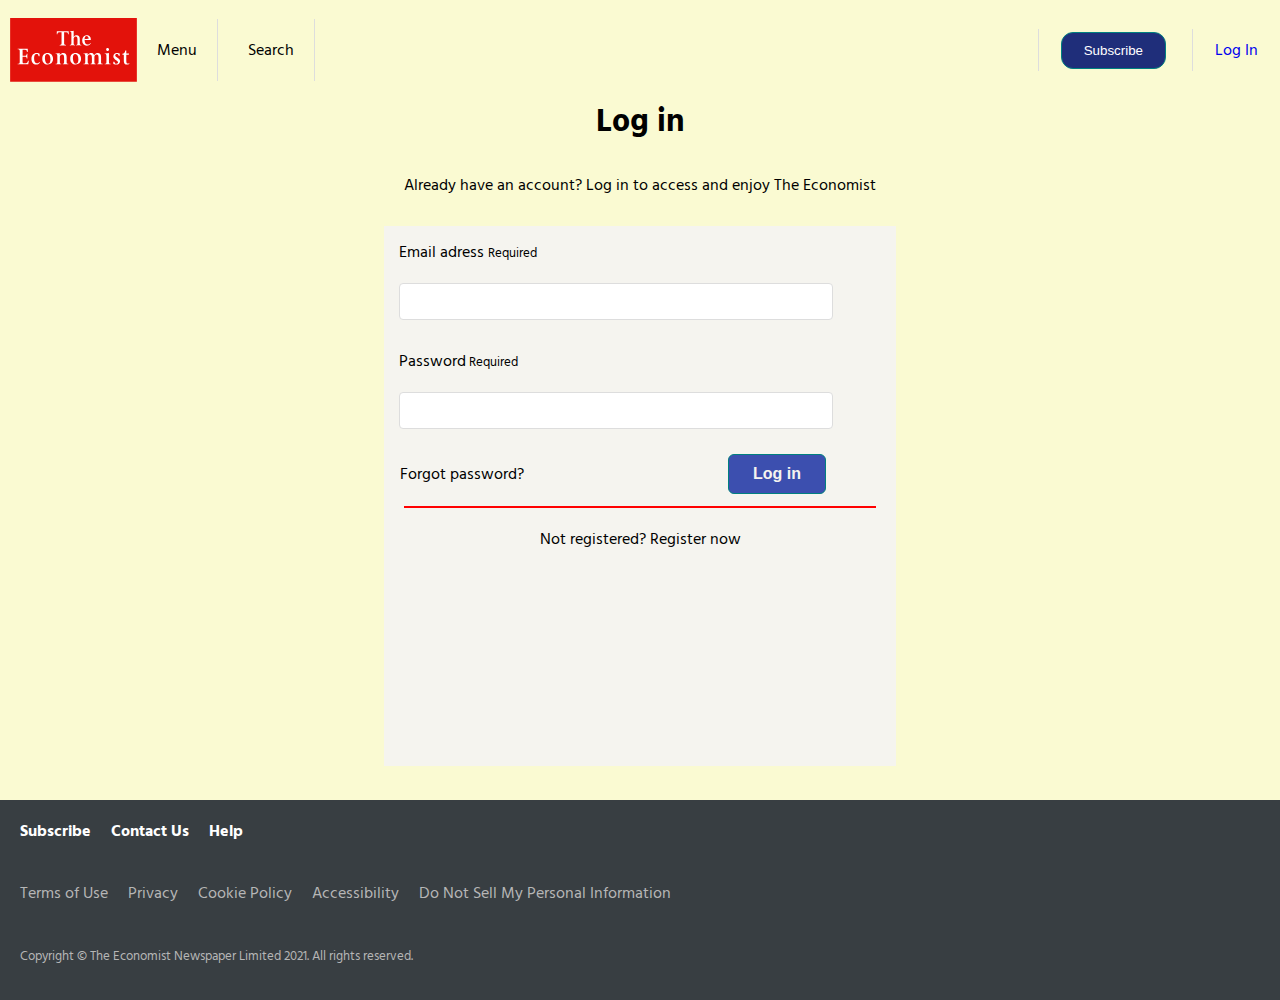
<file: index.html>
<!DOCTYPE html>
<html lang="en">

<head>
    <meta charset="UTF-8">
    <meta http-equiv="X-UA-Compatible" content="IE=edge">
    <meta name="viewport" content="width=device-width, initial-scale=1.0">
    <link rel="stylesheet" href="https://cdnjs.cloudflare.com/ajax/libs/font-awesome/6.1.1/css/all.min.css"
        integrity="sha512-KfkfwYDsLkIlwQp6LFnl8zNdLGxu9YAA1QvwINks4PhcElQSvqcyVLLD9aMhXd13uQjoXtEKNosOWaZqXgel0g=="
        crossorigin="anonymous" referrerpolicy="no-referrer" />
    <link rel="stylesheet" href="./style.css">
    <link rel="shortcut icon" href="./images/logo.png" type="image/x-icon">
    <title>TheEconomist.com</title>
</head>

<body>
    <div class="container">
        <div class="header">
            <div class="nav-left-side">
                <div class="logo">
                    <img src="./assets/svgs/economist.svg" alt="The Economist">
                </div>
                <div class="nav-links">
                    <a href="#"> <i class="fa-solid fa-bars"></i> Menu</a>
                    <a href="#"><i class="fa-solid fa-magnifying-glass"></i> Search</a>
                </div>
            </div>
            
            <div class="nav-right-side">
                <a href="#"><button>Subscribe</button></a>
                <a href="#">Log In</a>
            </div>



        </div>

        <div class="main-login">
            <h1>Log in</h1>
            <p>Already have an account? Log in to access and enjoy The Economist</p>

            <div class="login-box">
                <div class="input">
                    <label for="">Email adress <small> Required</small></label>
                    <input type="email" required>
                </div>
                <div class="input">
                    <label for="">Password<small> Required</small></label>
                    <input type="password" required>
                </div>

                <div class="forgot-section">
                    <a href="#">Forgot password?</a>
                    <a href="./main-page/main.html" target="_blank"><button>Log in</button></a>
                </div>

                <div class="gray-line"></div>
                <div class="register">
                    <p>Not registered? <a href="./main-page/registr.html" target="_blank">Register now</a></p>
                </div>

            </div>
        </div>

        <div class="footer">
            <div class="up-list">
                <span>Subscribe</span>
                <span>Contact Us</span>
                <span>Help</span>
            </div>

            <div class="down-list">
                <span>Terms of Use</span>
                <span>Privacy</span>
                <span>Cookie Policy</span>
                <span>Accessibility</span>
                <span>Do Not Sell My Personal Information</span>
            </div>
            <p><small>Copyright © The Economist Newspaper Limited 2021. All rights reserved.</small></p>
        </div>
    </div>
</body>

</html>
</file>
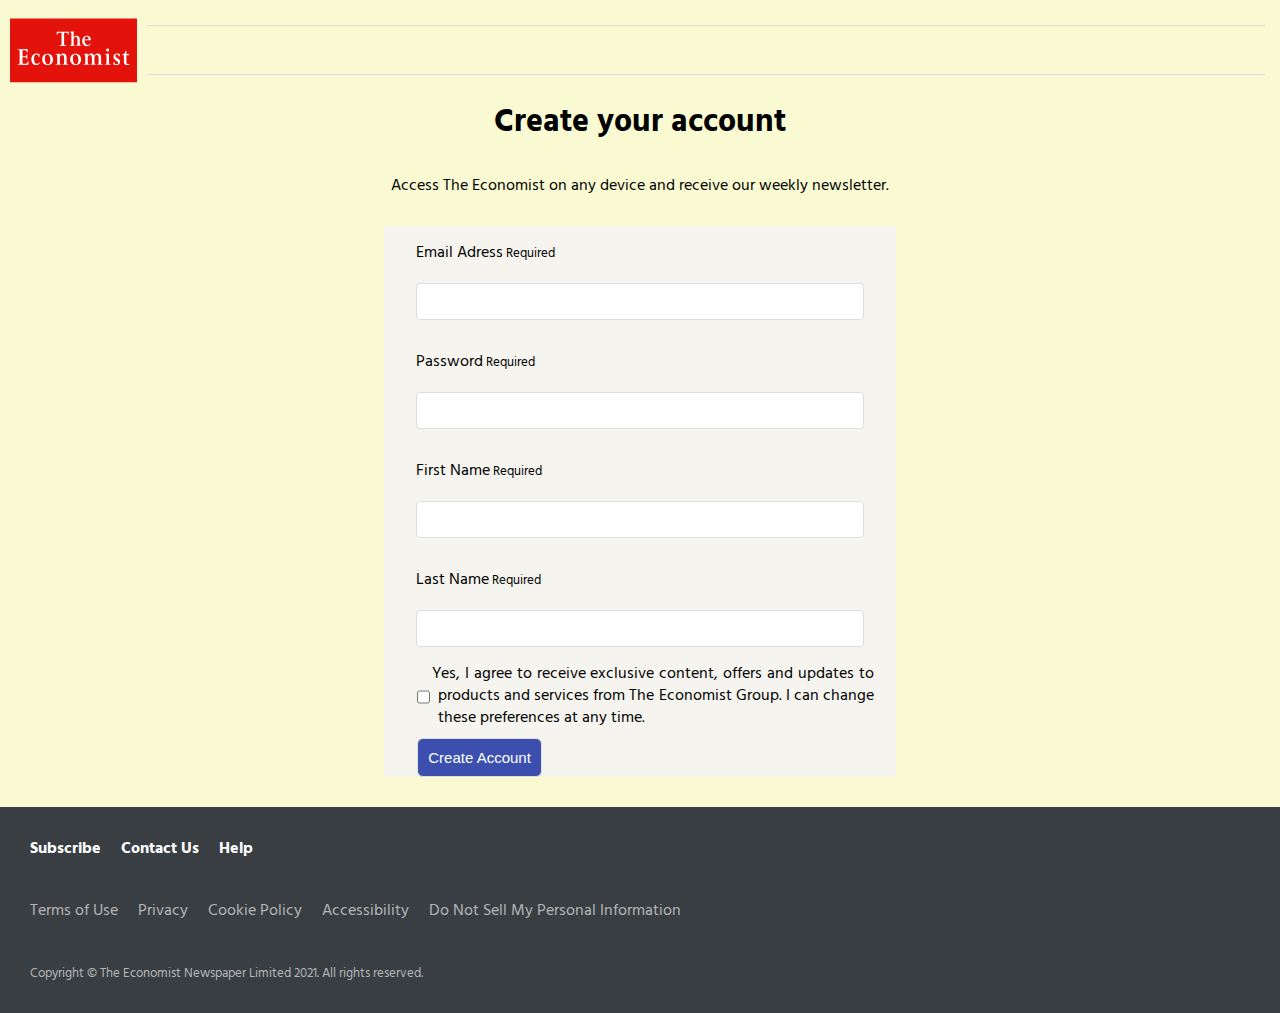
<file: main-page/registr.html>
<!DOCTYPE html>
<html lang="en">

<head>
    <meta charset="UTF-8">
    <meta http-equiv="X-UA-Compatible" content="IE=edge">
    <meta name="viewport" content="width=device-width, initial-scale=1.0">
    <link rel="stylesheet" href="https://cdnjs.cloudflare.com/ajax/libs/font-awesome/6.1.1/css/all.min.css"
        integrity="sha512-KfkfwYDsLkIlwQp6LFnl8zNdLGxu9YAA1QvwINks4PhcElQSvqcyVLLD9aMhXd13uQjoXtEKNosOWaZqXgel0g=="
        crossorigin="anonymous" referrerpolicy="no-referrer" />
    <link rel="stylesheet" href="./registr.css">
    <link rel="shortcut icon" href="../images/logo.png" type="image/x-icon">
    <title>TheEconomist.com</title>
</head>

<body>
    <div class="container">
        <div class="header">
            <div class="left-side">
                <div class="left-img">
                    <img src="../assets/svgs/economist.svg">
                </div>
            </div>
            <div class="line"></div>
        </div>
        <div class="main">
            <h1>Create your account</h1>
            <p>Access The Economist on any device and receive our weekly newsletter.</p>
            <div class="registr">
                <div class="form">
                    <label for="text">Email Adress<small> Required</small></label>
                    <input type="text">
                </div>
                <div class="form">
                    <label for="password">Password<small> Required</small></label>
                    <input type="password" required>
                </div>
                <div class="form">
                    <label for="text">First Name<small> Required</small></label>
                    <input type="text" required>
                </div>
                <div class="form">
                    <label for="text">Last Name<small> Required</small></label>
                    <input type="text" required>
                </div>
                <div class="agree">
                    <div class="check">
                        <input type="checkbox">
                    <label for="">Yes, I agree to receive exclusive content, offers and updates to products and services
                        from The Economist Group. I can change these preferences at any time.</label>
                    </div>
            </div>
            <div class="button">
                <a href="./"><button>Create Account</button></a>
            </div>
        </div>
        
        <div class="footer">
            <div class="up-list">
                <span>Subscribe</span>
                <span>Contact Us</span>
                <span>Help</span>
            </div>

            <div class="down-list">
                <span>Terms of Use</span>
                <span>Privacy</span>
                <span>Cookie Policy</span>
                <span>Accessibility</span>
                <span>Do Not Sell My Personal Information</span>
            </div>
            <p><small>Copyright © The Economist Newspaper Limited 2021. All rights reserved.</small></p>
        </div>
    </div>
</body>
</file>
<file: style.css>
@import url('https://fonts.googleapis.com/css2?family=Barlow:wght@100&family=Hind+Madurai&family=Lato:wght@300&family=Merriweather:ital,wght@1,300&family=Open+Sans:wght@300&family=Padauk&family=Playfair+Display&family=Roboto&family=Roboto+Flex:opsz@8..144&family=Roboto+Mono&family=Titillium+Web:wght@200;300&display=swap');

* {
    margin: 0;
    padding: 0;
    box-sizing: border-box;
    text-decoration: none;
}

body {
    height: 100vh;
    font-family: 'Hind Madurai', sans-serif;
    background-color: lightgoldenrodyellow;
}

.container {
    height: 1000px;
}

.header {
    display: flex;
    justify-content: space-between;
    align-items: center;
    height: 10%;
}

.nav-links {
    display: flex;
    align-items: center;
    gap: 10px;
}

.nav-links a {
    color: #000;
    padding: 20px;
    border-right: 1px solid #ddd;
}

.logo {
    width: 127px;
    height: 64px;
}

.logo img {
    width: 100%;
    height: 100%;
}

.nav-left-side {
    flex-basis: 40%;
    display: flex;
    padding: 10px;
}


.nav-right-side button {
    padding: 10px 22px;
    border-radius: 12px;
    outline: none;
    border: 1px solid teal;
    background: #1f2e7a;
    color: #fff;

}

.nav-right-side a {
    border-left: 1px solid #ddd;
    padding: 10px 22px;
    
}


.main-login {
    display: flex;
    flex-direction: column;
    align-items: center;
    height: 70%;
    width: 100%;
    gap: 30px;
}

.login-box {
    background-color: #F5F4EF;
    width: 40vw;
    height: 60vh;
}

.input {
    display: flex;
    flex-direction: column;
    padding: 15px;
    gap: 20px;
}

.input input {
    width: 90%;
    padding: 10px;
    border-radius: 4px;
    border: 1px solid #ddd;
    outline: none;
}

.forgot-section {
    display: flex;
    justify-content: space-between;
    align-items: center;
    padding: 10px;

}

.forgot-section button {
    padding: 0 24px;
    border: 1px solid teal;
    border-radius: 6px;
    background-color: #3c4faf;
    color: #F5F4EF;
    outline: none;
    height: 40px;
    font-weight: bold;
    font-size: 16px;
    margin-right: 60px;
    cursor: pointer;
}

.forgot-section a {
    padding: 0 0 2px;
    margin-left: 6px;
    color: #000;
}
.gray-line {
    border: 1px solid red;
    margin: 0 20px 0 20px;
}
.register {
    display: flex;
    justify-content: center;
    align-items: center;
    padding: 20px;

}
.register a {
 color: #000;
}
.register a:hover {
    color: #3c4faf;
    text-decoration: underline;
}
/* Log in section */

.footer {
    background: #383e42;
    height: 20%;
    display: flex;
    flex-direction: column;
}
.up-list {
    padding: 20px;
    display: flex;
    font-weight: bold;
    color: white;
}
.up-list span {
    padding-right: 20px;
}
.down-list {
    display: flex;
    padding: 20px;
    color: #b6b6b6;
}
.down-list  span {
     padding-right: 20px;
}
.footer p {
    color:#b6b6b6;
    padding: 20px;
}
</file>
<file: main-page/registr.css>
@import url('https://fonts.googleapis.com/css2?family=Barlow:wght@100&family=Hind+Madurai&family=Lato:wght@300&family=Merriweather:ital,wght@1,300&family=Open+Sans:wght@300&family=Padauk&family=Playfair+Display&family=Roboto&family=Roboto+Flex:opsz@8..144&family=Roboto+Mono&family=Titillium+Web:wght@200;300&display=swap');

* {
    margin: 0;
    padding: 0;
    box-sizing: border-box;
    text-decoration: none;
}

body {
    /* height: 100vh; */
    font-family: 'Hind Madurai', sans-serif;
    background-color: lightgoldenrodyellow;
}

.container {
    height: 1000px;
}
.header {
    display: flex;
    justify-content: space-between;
    height: 10%;
    align-items: center;
}
.left-side {
    display: flex;
    flex-basis: 40%;
    padding: 10px;
}
.left-img {
    width: 127px;
    height: 65px;
}
.left-img img {
    width: 100%;
    height: 100%;
}
.line {
    border-bottom: 1px solid #ddd;
    border-top: 1px solid #ddd;
    width: 600vh;
    height: 50%;
    margin: 0 15px 0 0;
}
.main {
    display: flex;
    flex-direction: column;
    align-items: center;
    gap: 30px;
    height: 70%;
    width: 100%;
}
.registr {
    display: flex;
    align-items: center;
    flex-direction: column;
    background-color: #F5F4EF;
    height: 90%;
    width: 40vw;
}

.registr .form {
    display: flex;
    flex-direction: column;
    padding: 15px;
    gap: 20px;
}
.form input {
    padding: 10px;
    border-radius: 4px;
    border: 1px solid #ddd;
    outline: none;
    width: 35vw;
}
.agree {
    display: flex;
    text-align: justify;
}
.check {
    display: flex;
    width: 36.5vw;
    
}
.check label {
    text-indent: -6px;
}
.check input {
    margin: 3.5px 8px 0 11px;
    cursor: pointer;
}
 .button {
     display: flex;
     justify-content: flex-start;
     width: 87%;
     padding-top: 10px;
     
 }
 .button button {
    padding: 10px;
    background-color: #3c4faf;
    color: white;
    border: 1px solid #ddd;
    outline: none;
    border-radius: 6px;
    font-size: 15px;
    cursor: pointer;
}
.button button:hover {
    background-color: blue;
}

.footer {
    background: #383e42;
    height: 30%;
    display: flex;
    flex-direction: column;
    width: 100%;
    padding: 10px;
}
.up-list {
    padding: 20px;
    display: flex;
    font-weight: bold;
    color: white;
}
.up-list span {
    padding-right: 20px;
}
.down-list {
    display: flex;
    padding: 20px;
    color: #b6b6b6;
}
.down-list  span {
     padding-right: 20px;
}
.footer p {
    color:#b6b6b6;
    padding: 20px;
}
</file>
